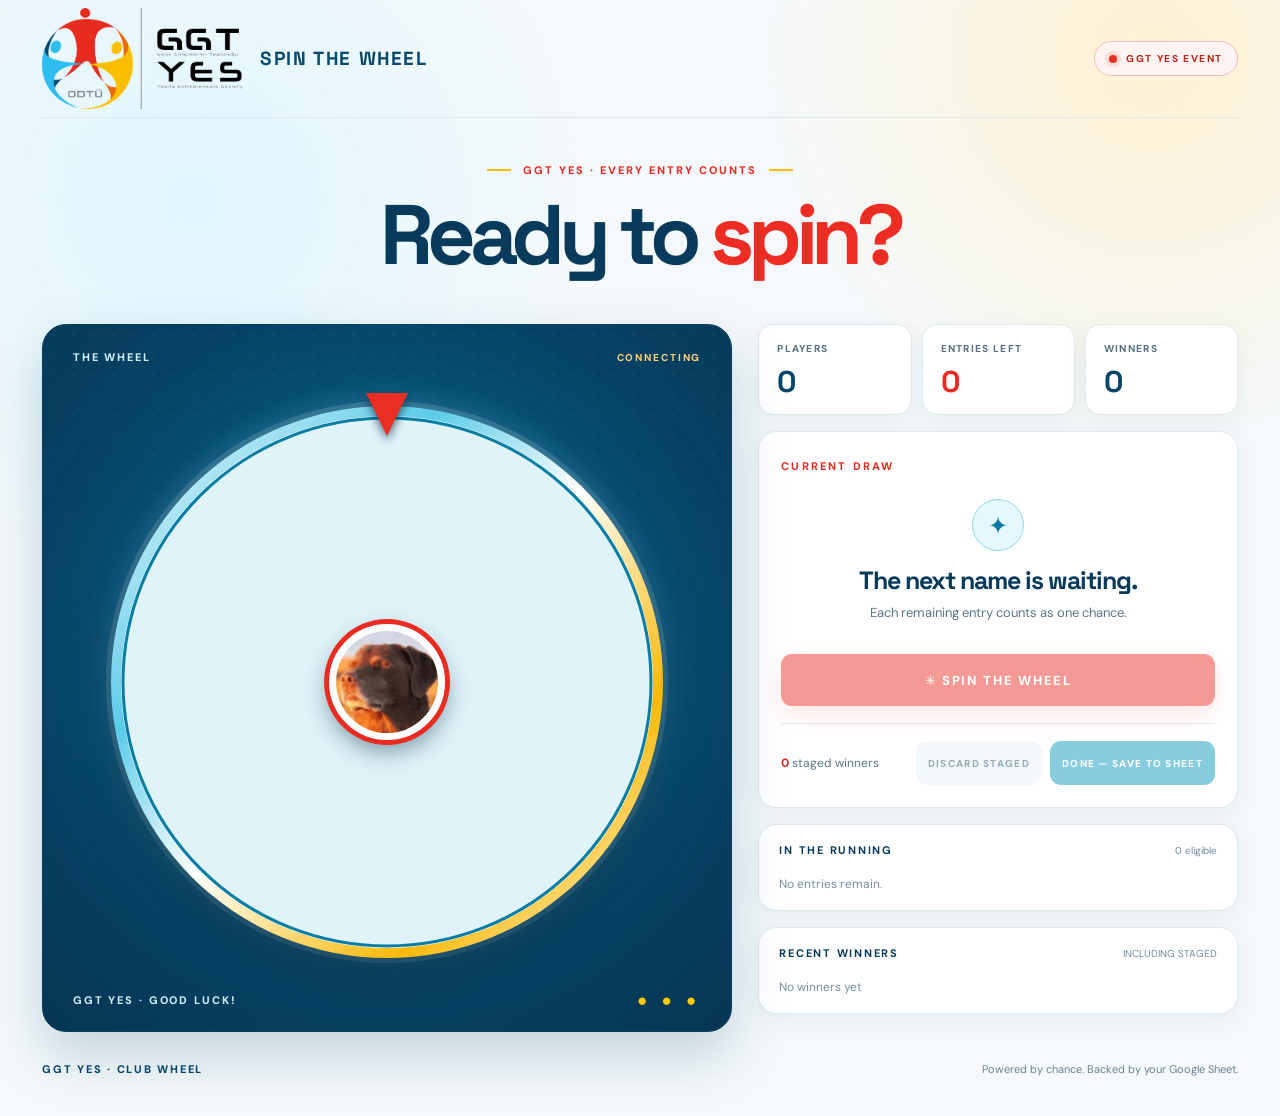
<file: index.html>
<!doctype html>
<html lang="en">
<head>
  <meta charset="utf-8">
  <meta name="viewport" content="width=device-width, initial-scale=1">
  <meta name="theme-color" content="#ffffff">
  <title>GGT YES — Spin the Wheel</title>
  <link rel="stylesheet" href="./styles.css?v=2">
  <script src="./config.js?v=3"></script>
  <script type="module" src="./app.mjs?v=8"></script>
</head>
<body>
  <div class="page-shell">
    <header class="topbar">
      <div class="brand"><img src="./assets/ggt-yes-logo.png" alt="GGT YES — Genç Girişimciler Topluluğu" width="268" height="136"><span class="brand-title">SPIN THE WHEEL</span></div>
      <span class="event-pill"><span class="live-dot"></span> GGT YES EVENT</span>
    </header>

    <main>
      <section class="hero" aria-labelledby="page-title">
        <div class="eyebrow"><span class="eyebrow-line"></span> GGT YES · EVERY ENTRY COUNTS <span class="eyebrow-line"></span></div>
        <h1 id="page-title">Ready to <em>spin?</em></h1>
      </section>

      <div id="setupNotice" class="notice hidden" role="alert">
        <strong>Connect the game to Google Sheets</strong>
        <span>Add your deployed Apps Script URL to <code>config.js</code>, then reload this page.</span>
      </div>
      <div id="message" class="message hidden" role="status" aria-live="polite"></div>

      <div class="game-layout">
        <section class="wheel-panel" aria-label="Prize wheel">
          <div class="panel-topline"><span>THE WHEEL</span><span id="connectionStatus" class="connection-status">CONNECTING</span></div>
          <div class="wheel-stage">
            <div class="wheel-glow"></div>
            <div class="wheel-outer">
              <canvas id="wheelCanvas" width="720" height="720" aria-label="Weighted wheel of participants"></canvas>
              <div class="wheel-hub" aria-hidden="true"><img src="./assets/wheel-dog.png" alt=""></div>
            </div>
            <div class="wheel-pointer" aria-hidden="true"></div>
          </div>
          <div class="wheel-footer"><span>GGT YES · GOOD LUCK!</span><span class="sparkles" aria-hidden="true">● ● ●</span></div>
        </section>

        <aside class="control-panel" aria-label="Game controls">
          <div class="stats-row">
            <div class="stat"><span class="stat-label">PLAYERS</span><strong id="playerCount">—</strong></div>
            <div class="stat"><span class="stat-label">ENTRIES LEFT</span><strong id="entryCount">—</strong></div>
            <div class="stat"><span class="stat-label">WINNERS</span><strong id="winnerCount">—</strong></div>
          </div>

          <div class="draw-card">
            <span class="card-kicker">CURRENT DRAW</span>
            <div id="drawIdle" class="draw-idle">
              <div class="idle-icon" aria-hidden="true">✦</div>
              <h2>The next name is waiting.</h2>
              <p>Each remaining entry counts as one chance.</p>
            </div>
            <div id="drawResult" class="draw-result hidden" aria-live="polite">
              <span class="result-label">THE WHEEL CHOSE</span>
              <h2 id="winnerName"></h2>
            </div>
            <button id="spinButton" class="button button-primary" type="button" disabled><span aria-hidden="true">✳</span> SPIN THE WHEEL</button>
            <div id="decisionButtons" class="decision-buttons hidden">
              <button id="confirmButton" class="button button-confirm" type="button">ADD WINNER</button>
            </div>
            <div class="session-actions"><span><strong id="stagedCount">0</strong> staged winners</span><div class="session-action-buttons"><button id="discardButton" class="button button-void" type="button" disabled>DISCARD STAGED</button><button id="doneButton" class="button button-confirm" type="button" disabled>DONE — SAVE TO SHEET</button></div></div>
          </div>

          <div class="list-card">
            <div class="list-heading"><h2>IN THE RUNNING</h2><span id="eligibleCount">0 eligible</span></div>
            <div id="participantList" class="participant-list"><p class="empty-list">Loading participants…</p></div>
          </div>
          <div class="list-card winners-card">
            <div class="list-heading"><h2>RECENT WINNERS</h2><span>INCLUDING STAGED</span></div>
            <ol id="winnersList" class="winners-list"><li class="empty-list">No winners yet</li></ol>
          </div>
        </aside>
      </div>
    </main>
    <footer class="site-footer"><span>GGT YES · CLUB WHEEL</span><span>Powered by chance. Backed by your Google Sheet.</span></footer>
  </div>

</body>
</html>
</file>
<file: styles.css>
@import url('https://fonts.googleapis.com/css2?family=DM+Sans:wght@400;500;600;700;800&family=Space+Grotesk:wght@500;600;700&display=swap');
:root{font-family:'DM Sans',sans-serif;color:#153047;background:#f5f9fb;font-synthesis:none}
*{box-sizing:border-box}
body{margin:0;min-width:320px;background:radial-gradient(circle at 15% 18%,#dff6ff 0,transparent 28%),radial-gradient(circle at 90% 5%,#fff2d2 0,transparent 25%),#f5f9fb}
button,textarea{font:inherit}button{cursor:pointer}button:disabled{cursor:not-allowed;opacity:.48}.hidden{display:none!important}
.page-shell{max-width:1512px;margin:0 auto;padding:0 42px}
.topbar{min-height:118px;display:flex;align-items:center;justify-content:space-between;gap:22px;border-bottom:1px solid #dce7ec}
.brand{display:flex;align-items:center;gap:18px;min-width:0}.brand img{display:block;width:200px;height:102px;object-fit:contain;flex:none}.brand-title{font-family:'Space Grotesk',sans-serif;font-size:19px;font-weight:700;letter-spacing:.085em;color:#06496d;white-space:nowrap}
.event-pill{border:1px solid #f5b9b6;background:#fff4f2;border-radius:100px;padding:10px 14px;font-size:10px;font-weight:800;letter-spacing:.16em;color:#b92620;display:flex;align-items:center;gap:9px;white-space:nowrap}.live-dot{width:8px;height:8px;border-radius:50%;background:#e92b22;box-shadow:0 0 0 4px #f8dad7}
.hero{text-align:center;padding:45px 0 35px}.eyebrow{display:flex;align-items:center;justify-content:center;gap:12px;color:#e52b22;font-weight:800;letter-spacing:.18em;font-size:11px}.eyebrow-line{width:24px;height:2px;background:#ffbd05}
.hero h1{font-family:'Space Grotesk',sans-serif;font-size:clamp(46px,6.6vw,88px);letter-spacing:-.075em;line-height:1;margin:16px 0 12px;font-weight:700;color:#073a5b}.hero h1 em{font-style:normal;color:#ed2d23}.hero p{margin:0;color:#557184;font-size:17px}
.notice,.message{margin:0 0 20px;padding:15px 20px;border-radius:12px;display:flex;gap:10px;align-items:center;background:#fff;border:1px solid #d8e5ec;color:#17445e;box-shadow:0 4px 16px #0b46610a}.notice{flex-wrap:wrap;border-color:#f2c75b}.notice strong{color:#b16e00}.notice code{color:#b92620}.message.error{border-color:#e98e8b;color:#a71f1b}.message.success{border-color:#6cc9a1;color:#16744d}
.game-layout{display:grid;grid-template-columns:minmax(0,1.18fr) minmax(360px,.82fr);gap:26px;align-items:start}.wheel-panel,.control-panel{min-width:0}
.wheel-panel{position:relative;min-height:675px;border:1px solid #064164;border-radius:24px;background:radial-gradient(circle at 50% 42%,#126c93 0,#074b71 40%,#063552 100%);box-shadow:0 24px 55px #0b517039;overflow:hidden;padding:25px 30px 20px}.wheel-panel:before{content:'';position:absolute;inset:0;background-image:radial-gradient(#ffffff18 1px,transparent 1px);background-size:20px 20px;mask-image:linear-gradient(to bottom,#0009,transparent 82%);pointer-events:none}
.panel-topline,.wheel-footer{position:relative;z-index:1;display:flex;justify-content:space-between;align-items:center;font-size:11px;font-weight:800;letter-spacing:.17em;color:#d2f0f9}.connection-status{font-size:10px;color:#ffcf76}.connection-status.online{color:#8cf3c1}
.wheel-stage{position:relative;display:grid;place-items:center;margin:30px auto 20px;width:min(100%,575px);aspect-ratio:1}.wheel-glow{position:absolute;inset:7%;border-radius:50%;background:#26bbea;filter:blur(75px);opacity:.24}.wheel-outer{position:relative;width:96%;aspect-ratio:1;border-radius:50%;padding:10px;background:linear-gradient(135deg,#fff,#5bcbe8 30%,#fff 50%,#f9b908 76%,#fff);box-shadow:0 20px 45px #001b2d8c,0 0 0 5px #ffffff25,0 0 35px #63d2ed66}
#wheelCanvas{display:block;width:100%;height:100%;border-radius:50%;background:#eaf7fa}.wheel-hub{position:absolute;top:50%;left:50%;transform:translate(-50%,-50%);width:21%;aspect-ratio:1;border-radius:50%;overflow:hidden;background:#fff;border:7px solid #fff;box-shadow:0 0 0 5px #e92b22,0 10px 24px #032d4680;display:grid;place-items:center}.wheel-hub img{display:block;width:100%;height:100%;object-fit:cover;object-position:center}
.wheel-pointer{position:absolute;z-index:3;top:-1px;left:50%;transform:translateX(-50%);width:0;height:0;border-left:21px solid transparent;border-right:21px solid transparent;border-top:43px solid #ec2d23;filter:drop-shadow(0 5px 4px #0023399c)}.wheel-footer{color:#cfedf6}.sparkles{color:#ffca0a;font-size:17px;letter-spacing:.3em}
.control-panel{display:flex;flex-direction:column;gap:16px}.stats-row{display:grid;grid-template-columns:repeat(3,1fr);gap:10px}.stat{background:#fff;border:1px solid #dce8ee;border-radius:15px;padding:17px 18px;min-height:91px;display:flex;flex-direction:column;justify-content:space-between;box-shadow:0 7px 25px #093d5510}.stat-label{font-size:10px;letter-spacing:.13em;font-weight:800;color:#577285}.stat strong{font-family:'Space Grotesk',sans-serif;font-size:30px;line-height:1;color:#07466a}.stat:nth-child(2) strong{color:#e32c22}
.draw-card,.list-card{background:#fff;border:1px solid #dce8ee;border-radius:18px;padding:22px;box-shadow:0 7px 25px #093d5510}.card-kicker{font-size:11px;letter-spacing:.2em;font-weight:800;color:#e22d23}.draw-idle,.draw-result{text-align:center;padding:24px 6px 21px;min-height:179px}.idle-icon{width:52px;height:52px;margin:0 auto 13px;display:grid;place-items:center;border-radius:50%;border:1px solid #8ed9ed;color:#0879a2;font-size:24px;background:#e5f8fd}.draw-idle h2,.draw-result h2{font-family:'Space Grotesk',sans-serif;margin:0 0 7px;font-size:25px;letter-spacing:-.04em;color:#073a5b}.draw-idle p,.draw-result p{margin:0;color:#597588;font-size:13px;line-height:1.5}.draw-result{padding-top:22px}.result-label{display:block;color:#e22d23;font-size:10px;font-weight:800;letter-spacing:.2em;margin-bottom:7px}.draw-result h2{font-size:clamp(28px,3vw,42px);overflow-wrap:anywhere}
.button{border:0;border-radius:11px;min-height:52px;font-size:12px;letter-spacing:.13em;font-weight:800;transition:transform .15s,filter .15s}.button:not(:disabled):hover{transform:translateY(-2px);filter:brightness(1.06)}.button:focus-visible,.refresh-button:focus-visible{outline:3px solid #087fa8;outline-offset:3px}.button-primary{width:100%;background:#eb2c22;color:#fff;box-shadow:0 9px 25px #eb2c223b;font-size:13px}.button-primary span{font-size:18px;margin-right:8px;vertical-align:-2px}.decision-buttons{display:grid}.button-confirm{background:#0697bd;color:#fff}.button-void{background:#e8f1f5;color:#23536e}
.session-actions{display:flex;align-items:center;justify-content:space-between;gap:12px;border-top:1px solid #dce8ee;margin-top:17px;padding-top:17px;color:#597588;font-size:12px}.session-actions strong{color:#e22d23}.session-action-buttons{display:flex;gap:8px}.session-actions .button{padding:0 12px;min-height:44px;font-size:10px}.refresh-button{display:block;margin:15px auto 0;border:0;background:transparent;color:#136386;text-decoration:underline;text-underline-offset:3px;font-size:12px}.refresh-button:not(:disabled):hover{color:#e22d23}
.list-card{padding:18px 20px}.list-heading{display:flex;justify-content:space-between;align-items:center;gap:10px;margin-bottom:14px}.list-heading h2{font-size:11px;letter-spacing:.16em;margin:0;color:#073a5b}.list-heading span{font-size:10px;color:#6e8b9d}.participant-list{max-height:172px;overflow:auto;padding-right:3px}.participant-row{display:grid;grid-template-columns:14px minmax(0,1fr) auto;align-items:center;gap:10px;padding:7px 2px;border-top:1px solid #e6eef2;font-size:12px}.participant-swatch{width:10px;height:10px;border-radius:3px}.participant-name{overflow:hidden;text-overflow:ellipsis;white-space:nowrap;color:#173f57}.participant-entries{color:#5b788b;font-weight:700}.empty-list{color:#7690a0;font-size:12px;margin:5px 0 0;list-style:none}.winners-list{display:flex;flex-direction:column;gap:0;margin:0;padding:0;list-style:none;max-height:150px;overflow:auto}.winners-list li:not(.empty-list){padding:8px 2px;border-top:1px solid #e6eef2;display:flex;justify-content:space-between;font-size:12px;color:#17445d}.winners-list .winner-rank{color:#e22d23;font-weight:800}.site-footer{display:flex;justify-content:space-between;gap:15px;padding:30px 0 36px;color:#688495;font-size:11px}.site-footer span:first-child{letter-spacing:.16em;font-weight:800;color:#07466a}
@media(max-width:1050px){.page-shell{padding:0 24px}.game-layout{grid-template-columns:1fr}.wheel-panel{min-height:unset}.wheel-stage{width:min(100%,590px)}.control-panel{display:grid;grid-template-columns:1fr 1fr}.stats-row,.draw-card{grid-column:1/-1}}
@media(max-width:620px){.page-shell{padding:0 15px}.topbar{min-height:86px;gap:8px}.brand{gap:8px}.brand img{width:112px;height:75px}.brand-title{font-size:11px;letter-spacing:.03em}.event-pill{font-size:8px;padding:8px}.hero{padding:33px 0 27px}.hero p{font-size:14px}.eyebrow{font-size:9px;letter-spacing:.12em}.wheel-panel{padding:17px 16px 18px}.wheel-stage{margin:27px auto 21px}.wheel-pointer{border-left-width:16px;border-right-width:16px;border-top-width:34px}.wheel-hub{border-width:4px}.control-panel{display:flex}.stat{padding:12px;min-height:77px}.stat strong{font-size:25px}.stat-label{font-size:8px}.session-actions{flex-direction:column;align-items:stretch}.session-action-buttons{flex-direction:column}.notice,.message{font-size:12px}}
@media(prefers-reduced-motion:reduce){.button{transition:none}}
</file>
